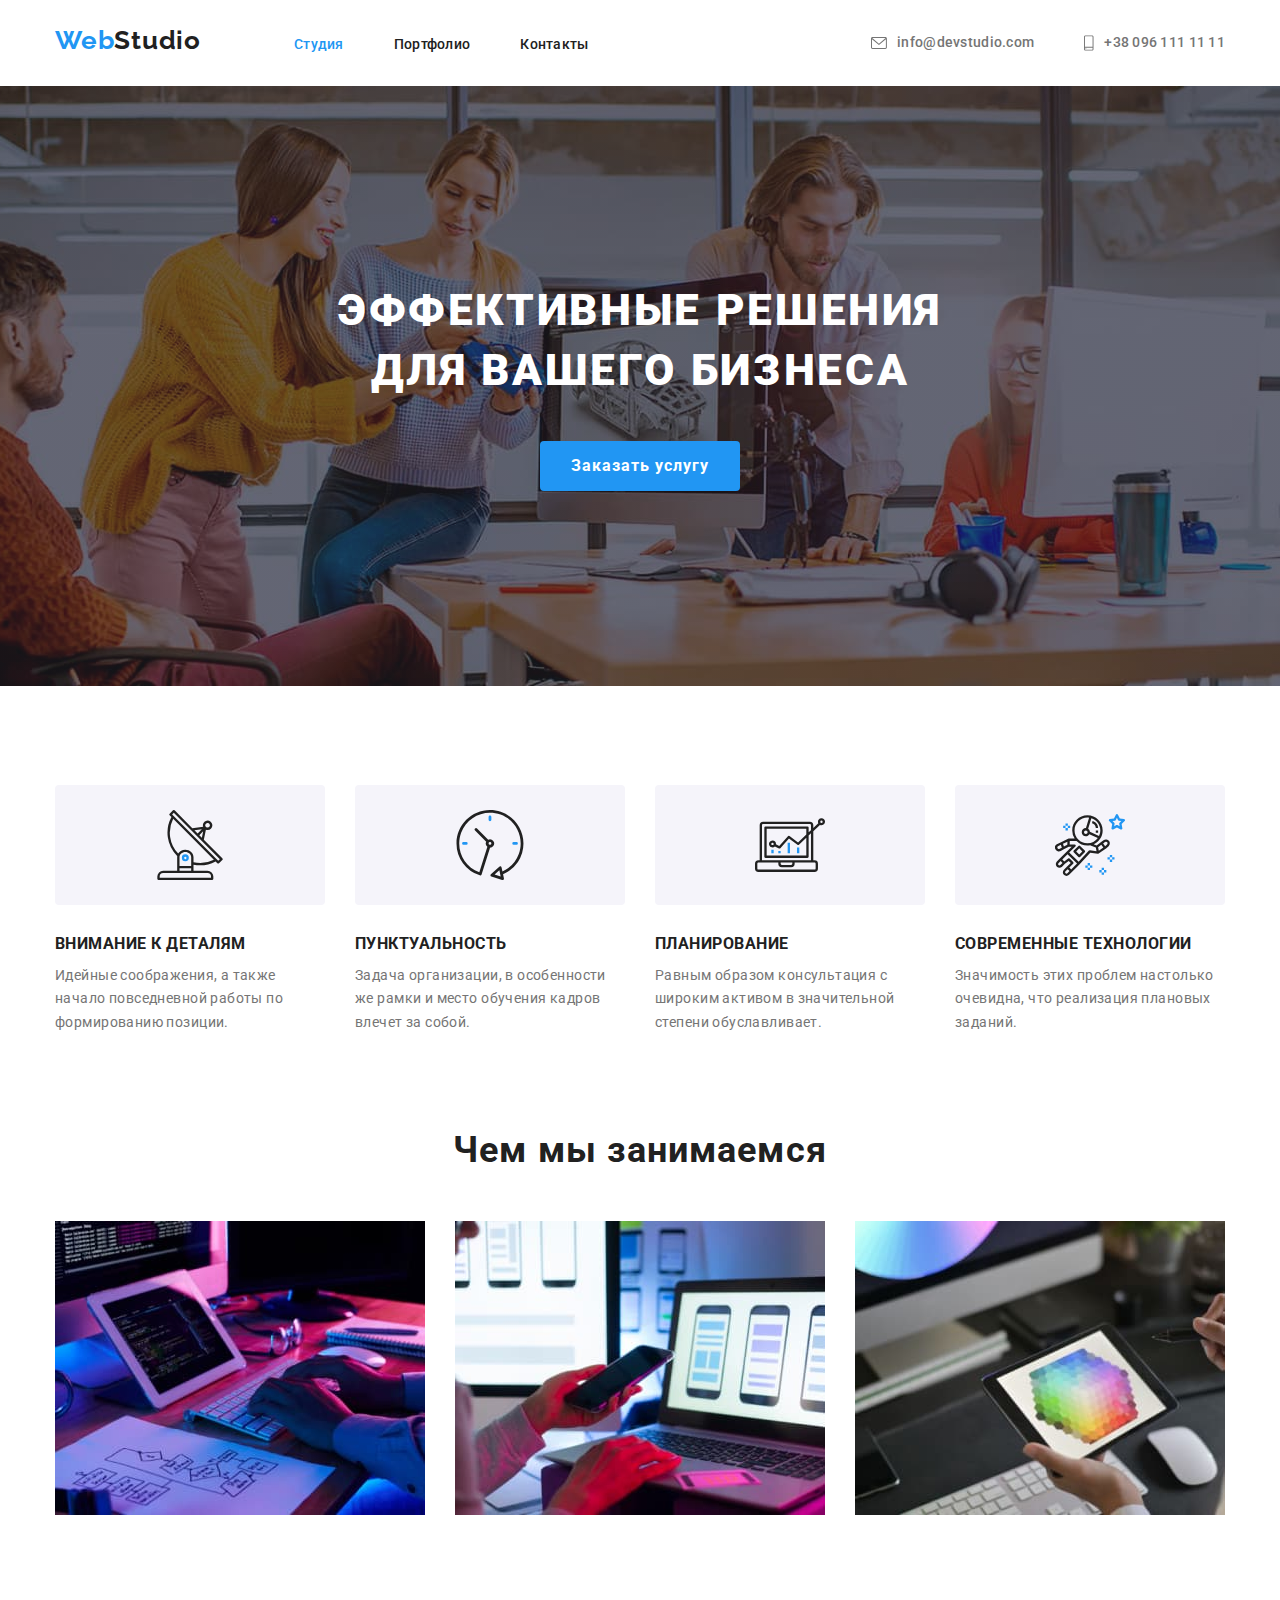
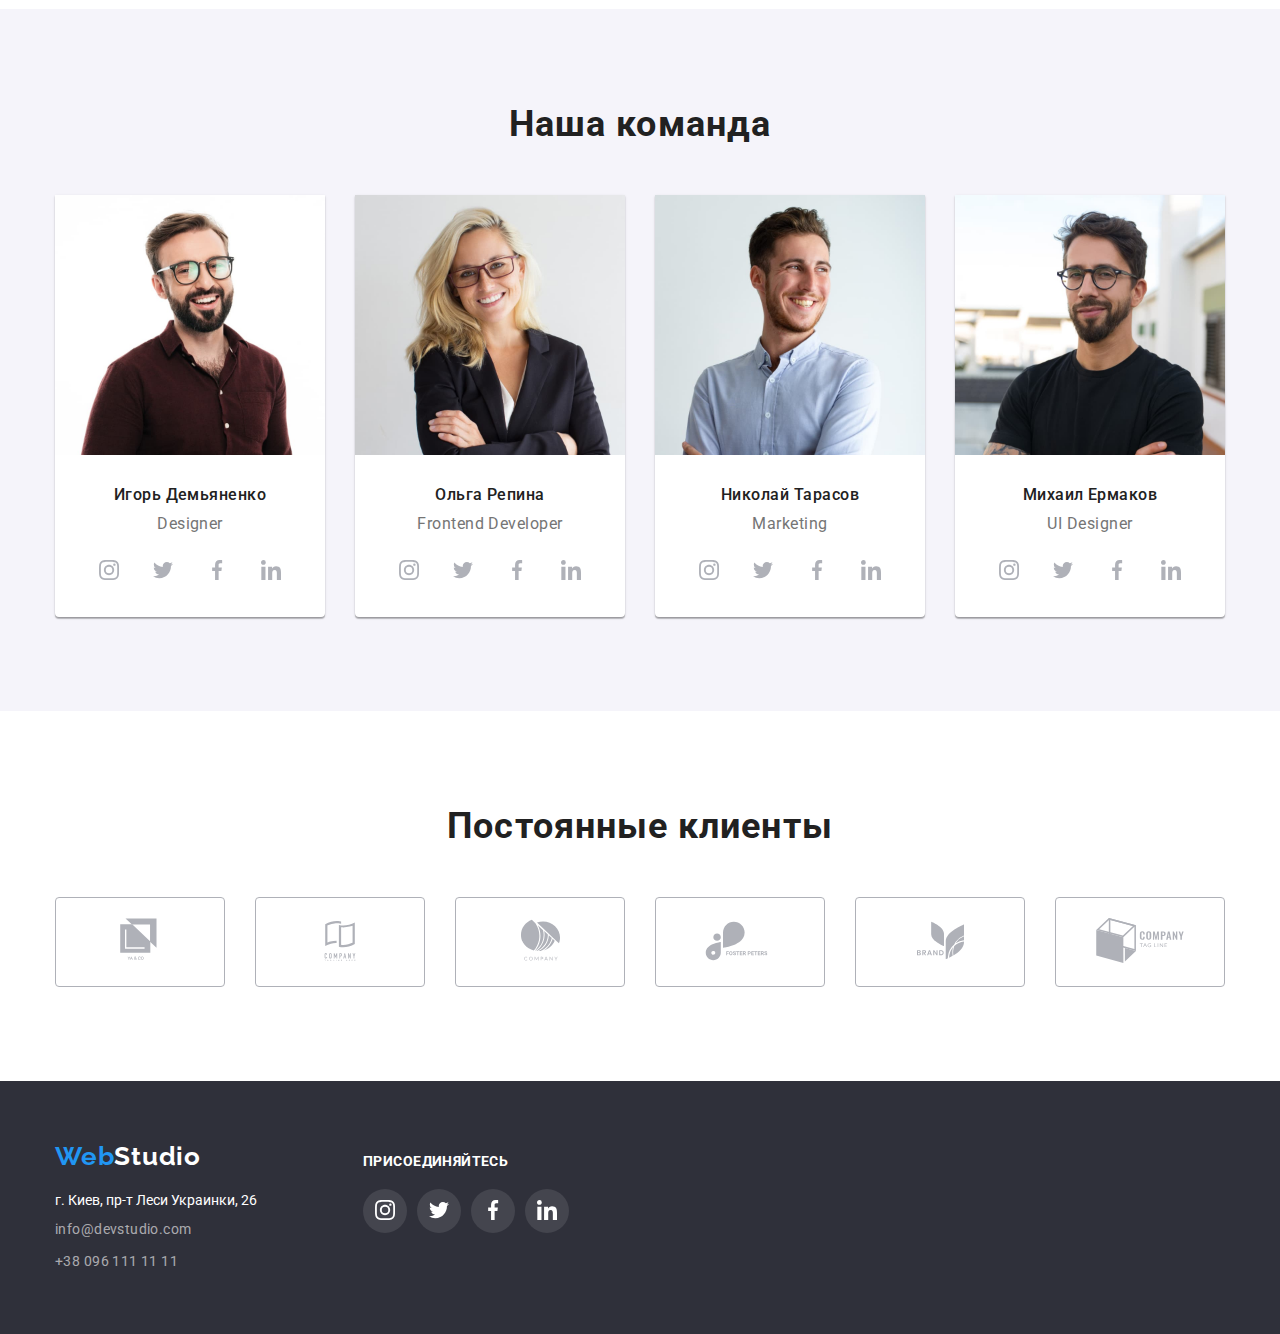
<file: index.html>
<!DOCTYPE html>
<html lang="ru">
<head>
    <meta charset="UTF-8">
    <meta name="viewport" content="width=device-width, initial-scale=1.0">
    <title>Document</title>
    <link href="https://fonts.googleapis.com/css2?family=Raleway:wght@700&family=Roboto:wght@400;500;700;900&display=swap" rel="stylesheet"> 
    <link href="https://cdnjs.cloudflare.com/ajax/libs/modern-normalize/1.0.0/modern-normalize.min.css" rel="stylesheet">
    <link href="./css/styles.css" rel="stylesheet">
</head>
<body>
    <header> 
        <div class="head-container">
            <a href="./index.html" class="logo"><span class="accent">Web</span>Studio</a>
            <nav class="site-nav">
                <ul class="nav-list">
                    <li class="nav-item"><a href="./index.html" class="site-nav-link first">Студия</a></li>
                    <li class="nav-item"><a href="./portfolio.html" class="site-nav-link">Портфолио</a></li>
                    <li class="nav-item"><a href="" class="site-nav-link">Контакты</a></li>
                </ul>
            </nav>
            <ul class="contact-list">
                <li class="contact-item"><a href="mailto:info@devstudio.com" class="contact">
                    <svg class="icon-contact envelope">
                        <use href="./image/sprite.svg#icon-envelope"></use>
                    </svg>
                    info@devstudio.com</a></li>
                <li class="contact-item"><a href="tel:+380961111111" class="contact">
                    <svg class="icon-contact phone">
                        <use href="./image/sprite.svg#icon-smartphone"></use>
                    </svg>
                    +38 096 111 11 11</a></li>
            </ul>
        </div>
    </header>
    <section class="hero">
        <div class="banner">
            <h1 class="banner-title">Эффективные решения<br>для вашего бизнеса</h1>
            <button type="button" class="banner-button">Заказать услугу</button>
        </div>
    </section>
    <section class="values-section">
        <div class="container"> 
            <h2 class="section-title hide visually-hidden">Наши ценности</h2>
            <!--потом этот заголовок будет скрыт-->
            <ul class="values">
                <li class="values-item">
                    <div class="values-img">
                        <svg class="values-icon">
                            <use href="./image/sprite.svg#icon-antenna"></use>
                        </svg>
                    </div>
                    <h3 class="values-title">Внимание к деталям</h3>
                    <p class="values-descr">Идейные соображения, а также начало повседневной работы по формированию позиции.</p>
                </li>
                <li class="values-item">
                    <div class="values-img">
                        <svg class="values-icon">
                            <use href="./image/sprite.svg#icon-clock"></use>
                        </svg>
                    </div>
                    <h3 class="values-title">Пунктуальность</h3>
                    <p class="values-descr">Задача организации, в особенности же рамки и место обучения кадров влечет за собой.</p>
                </li>
                <li class="values-item">
                    <div class="values-img">
                        <svg class="values-icon">
                            <use href="./image/sprite.svg#icon-diagram"></use>
                        </svg>
                    </div>
                    <h3 class="values-title">Планирование</h3>
                    <p class="values-descr">Равным образом консультация с широким активом в значительной степени обуславливает.</p>
                </li>
                <li class="values-item">
                    <div class="values-img">
                        <svg class="values-icon">
                            <use href="./image/sprite.svg#icon-astronaut"></use>
                        </svg>
                    </div>
                    <h3 class="values-title">Современные технологии</h3>
                    <p class="values-descr">Значимость этих проблем настолько очевидна, что реализация плановых заданий.</p>
                </li>
            </ul>
        </div>
    </section>
    <section class="section">
       <div class="container">
            <h2 class="section-title">Чем мы занимаемся</h2>
            <ul class="examples">
                <li><img src="./image/img_1.jpg" alt="Компьютерное приложение" width="370" height="294"></li>
                <li><img src="./image/img_2.jpg" alt="Приложение для смартфона" width="370" height="294"></li>
                <li><img src="./image/img_3.jpg" alt="Приложение для планшета" width="370" height="294"></li>
            </ul>
       </div>
    </section>
    <section class="section stuff">
        <div class="container">
            <h2 class="section-title">Наша команда</h2>
            <ul class="team">
                <li>
                    <img src="./image/img_pr_designer.jpg" alt="Фото Игоря Демьяненко" width="270" height="260">
                    <h3 class="team-member">Игорь Демьяненко</h3>
                    <p lang="en" class="team-member-position">Designer</p> 
                    <ul class="social-net">
                        <li class="social-link">
                            <a href="https://www.instagram.com/" target="_blank">
                                <svg class="social-link-icon instagram">
                                        <use href="./image/sprite.svg#icon-instagram"></use>
                                </svg>
                            </a>
                        </li>
                        <li class="social-link">
                            <a href="https://twitter.com/" target="_blank">
                                <svg class="social-link-icon">
                                        <use href="./image/sprite.svg#icon-twitter"></use>
                                </svg>
                            </a>
                        </li>
                        <li class="social-link">
                            <a href="https://www.facebook.com/" target="_blank">
                                <svg class="social-link-icon">
                                        <use href="./image/sprite.svg#icon-facebook"></use>
                                </svg>
                            </a>
                        </li>
                        <li class="social-link">
                            <a href="https://www.linkedin.com/" target="_blank">
                                <svg class="social-link-icon">
                                        <use href="./image/sprite.svg#icon-linkedin"></use>
                                </svg>
                            </a>
                        </li>
                    </ul>
                </li>
                <li>
                    <img src="./image/img_developer.jpg" alt="Фото Ольги Репиной" width="270" height="260">
                    <h3 class="team-member">Ольга Репина</h3>
                    <p lang="en" class="team-member-position">Frontend Developer</p>
                    <ul class="social-net">
                        <li class="social-link">
                            <a href="https://www.instagram.com/" target="_blank">
                                <svg class="social-link-icon instagram">
                                        <use href="./image/sprite.svg#icon-instagram"></use>
                                </svg>
                            </a>
                        </li>
                        <li class="social-link">
                            <a href="https://twitter.com/" target="_blank">
                                <svg class="social-link-icon">
                                        <use href="./image/sprite.svg#icon-twitter"></use>
                                </svg>
                            </a>
                        </li>
                        <li class="social-link">
                            <a href="https://www.facebook.com/" target="_blank">
                                <svg class="social-link-icon">
                                        <use href="./image/sprite.svg#icon-facebook"></use>
                                </svg>
                            </a>
                        </li>
                        <li class="social-link">
                            <a href="https://www.linkedin.com/" target="_blank">
                                <svg class="social-link-icon">
                                        <use href="./image/sprite.svg#icon-linkedin"></use>
                                </svg>
                            </a>
                        </li>
                    </ul>
                </li>
                <li>
                    <img src="./image/img_marketing.jpg" alt="Фото Николая Тарасова" width="270" height="260">
                    <h3 class="team-member">Николай Тарасов</h3>
                    <p lang="en" class="team-member-position">Marketing</p>
                    <ul class="social-net">
                        <li class="social-link">
                            <a href="https://www.instagram.com/" target="_blank">
                                <svg class="social-link-icon instagram">
                                        <use href="./image/sprite.svg#icon-instagram"></use>
                                </svg>
                            </a>
                        </li>
                        <li class="social-link">
                            <a href="https://twitter.com/" target="_blank">
                                <svg class="social-link-icon">
                                        <use href="./image/sprite.svg#icon-twitter"></use>
                                </svg>
                            </a>
                        </li>
                        <li class="social-link">
                            <a href="https://www.facebook.com/" target="_blank">
                                <svg class="social-link-icon">
                                        <use href="./image/sprite.svg#icon-facebook"></use>
                                </svg>
                            </a>
                        </li>
                        <li class="social-link">
                            <a href="https://www.linkedin.com/" target="_blank">
                                <svg class="social-link-icon">
                                        <use href="./image/sprite.svg#icon-linkedin"></use>
                                </svg>
                            </a>
                        </li>
                    </ul>
                </li>
                <li>
                    <img src="./image/img_ui_designer.jpg" alt="Фото Михаила Ермакова" width="270" height="260">
                    <h3 class="team-member">Михаил Ермаков</h3>
                    <p lang="en" class="team-member-position">UI Designer</p>
                    <ul class="social-net">
                        <li class="social-link">
                            <a href="https://www.instagram.com/" target="_blank">
                                <svg class="social-link-icon instagram">
                                        <use href="./image/sprite.svg#icon-instagram"></use>
                                </svg>
                            </a>
                        </li>
                        <li class="social-link">
                            <a href="https://twitter.com/" target="_blank">
                                <svg class="social-link-icon">
                                        <use href="./image/sprite.svg#icon-twitter"></use>
                                </svg>
                            </a>
                        </li>
                        <li class="social-link">
                            <a href="https://www.facebook.com/" target="_blank">
                                <svg class="social-link-icon">
                                        <use href="./image/sprite.svg#icon-facebook"></use>
                                </svg>
                            </a>
                        </li>
                        <li class="social-link">
                            <a href="https://www.linkedin.com/" target="_blank">
                                <svg class="social-link-icon">
                                        <use href="./image/sprite.svg#icon-linkedin"></use>
                                </svg>
                            </a>
                        </li>
                    </ul>
                </li>
            </ul>
        </div>
    </section>
    <section class="section">
        <div class="container">
            <h2 class="section-title">Постоянные клиенты</h2>
            <ul class="client-list">
                <li class="client-item">
                    <a href="" target="_blank">
                        <svg class="client logo-1">
                            <use href="./image/sprite.svg#icon-logo-1"></use>
                        </svg>
                    </a>
                </li>
                <li class="client-item">
                    <a href="" target="_blank">
                        <svg class="client logo-2">
                            <use href="./image/sprite.svg#icon-logo-2"></use>
                        </svg>
                    </a>
                </li>
                <li class="client-item">
                    <a href="" target="_blank">
                        <svg class="client logo-3">
                            <use href="./image/sprite.svg#icon-logo-3"></use>
                        </svg>
                    </a>
                </li>
                <li class="client-item">
                    <a href="" target="_blank">
                        <svg class="client logo-4">
                            <use href="./image/sprite.svg#icon-logo-4"></use>
                        </svg>
                    </a>
                </li>
                <li class="client-item">
                    <a href="" target="_blank">
                        <svg class="client logo-5">
                            <use href="./image/sprite.svg#icon-logo-5"></use>
                        </svg>
                    </a>
                </li>
                <li class="client-item">
                    <a href="" target="_blank">
                        <svg class="client logo-6">
                            <use href="./image/sprite.svg#icon-logo-6"></use>
                        </svg>
                    </a>
                </li>
            </ul>
       </div>
    </section>
    <footer>
        <div class="container">
         <div class="impressum-block">
            <a href="./index.html" class="logo under"><span class="accent ">Web</span>Studio</a>
            <address>
                <ul class="impressum">
                    <li>г. Киев, пр-т Леси Украинки, 26</li>
                    <li><a href="mailto:info@devstudio.com" class="under-contact">info@devstudio.com</a></li>
                    <li><a href="tel:+380961111111" class="under-contact">+38 096 111 11 11</a></li>
                </ul>
            </address>
         </div>
         <div class="social-net-block">
            <p class="join">Присоединяйтесь</p>
            <ul class="corporate-social-net">
                <li class="corporate social-link">
                    <a href="https://www.instagram.com/" target="_blank">
                        <svg class="corporate social-link-icon">
                                <use href="./image/sprite.svg#icon-instagram"></use>
                        </svg>
                    </a>
                </li>
                <li class="social-link">
                    <a href="https://twitter.com/" target="_blank">
                        <svg class="social-link-icon">
                                <use href="./image/sprite.svg#icon-twitter"></use>
                        </svg>
                    </a>
                </li>
                <li class="social-link">
                    <a href="https://www.facebook.com/" target="_blank">
                        <svg class="social-link-icon">
                                <use href="./image/sprite.svg#icon-facebook"></use>
                        </svg>
                    </a>
                </li>
                <li class="social-link">
                    <a href="https://www.linkedin.com/" target="_blank">
                        <svg class="social-link-icon">
                                <use href="./image/sprite.svg#icon-linkedin"></use>
                        </svg>
                    </a>
                </li>
            </ul>
         </div>
        </div>
    </footer>
</body>
</html>
</file>
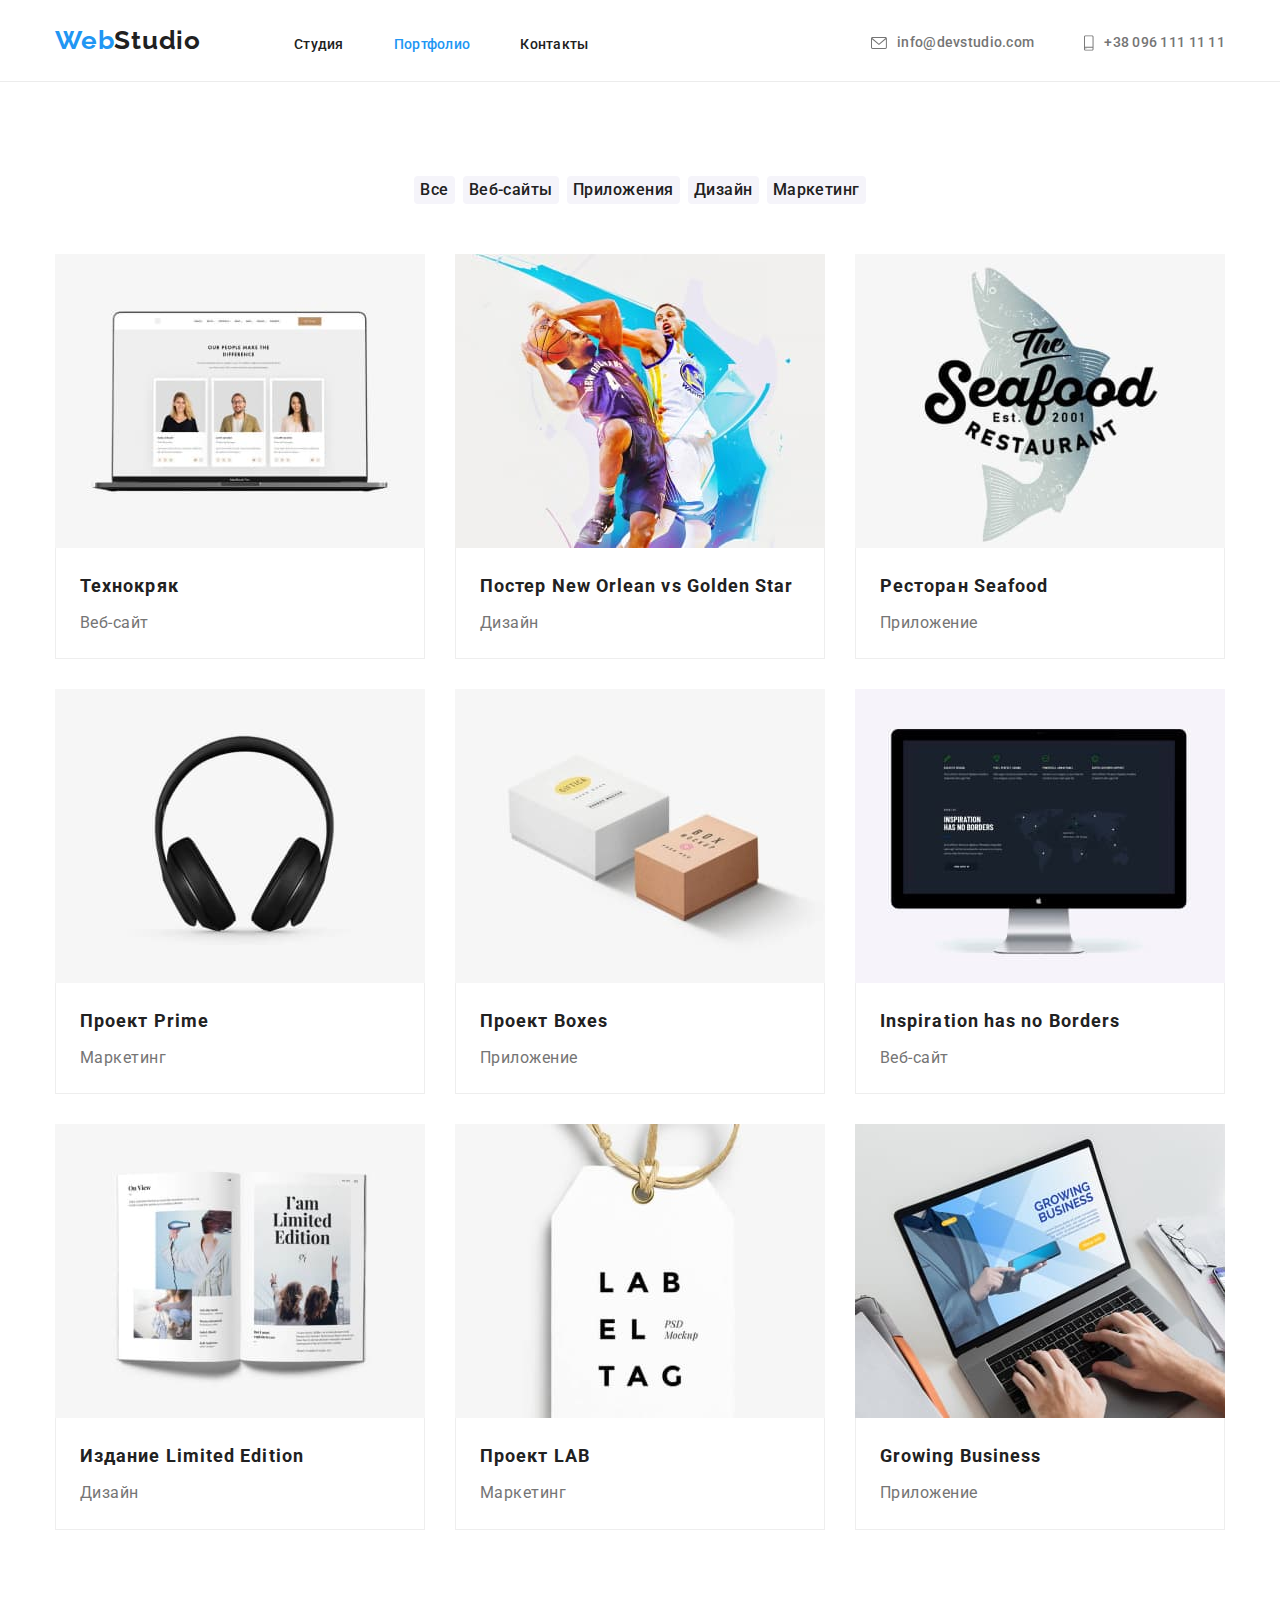
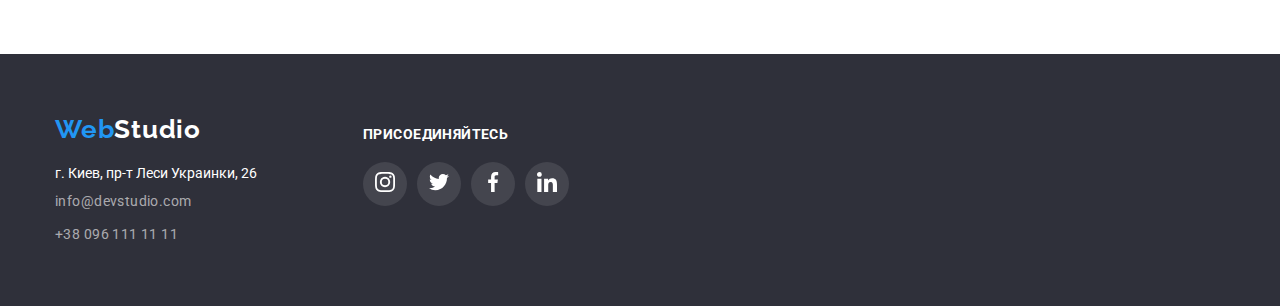
<file: portfolio.html>
<!DOCTYPE html>
<html lang="ru">
<head>
    <meta charset="UTF-8">
    <meta name="viewport" content="width=device-width, initial-scale=1.0">
    <title>Portfolio</title>
    <link href="https://fonts.googleapis.com/css2?family=Raleway:wght@700&family=Roboto:wght@400;500;700;900&display=swap" rel="stylesheet"> 
    <link href="https://cdnjs.cloudflare.com/ajax/libs/modern-normalize/1.0.0/modern-normalize.min.css" rel="stylesheet">
    <link href="./css/styles.css" rel="stylesheet">
</head>
<body>
    <header class="portfolio-header"> 
        <div class="head-container">
            <a href="./index.html" class="logo"><span class="accent">Web</span>Studio</a>
            <nav class="site-nav">
                <ul class="nav-list">
                    <li class="nav-item"><a href="./index.html" class="site-nav-link">Студия</a></li>
                    <li class="nav-item"><a href="./portfolio.html" class="site-nav-link first">Портфолио</a></li>
                    <li class="nav-item"><a href="" class="site-nav-link">Контакты</a></li>
                </ul>
            </nav>
            <ul class="contact-list">
                <li class="contact-item"><a href="mailto:info@devstudio.com" class="contact">
                    <svg class="icon-contact envelope">
                        <use href="./image/sprite.svg#icon-envelope"></use>
                    </svg>
                    info@devstudio.com</a></li>
                <li class="contact-item"><a href="tel:+380961111111" class="contact">
                    <svg class="icon-contact phone">
                        <use href="./image/sprite.svg#icon-smartphone"></use>
                    </svg>
                    +38 096 111 11 11</a></li>
            </ul>
        </div>
    </header>
    <main class="section">
       <div class="container">
            <h1 class="section-title visually-hidden">Наши работы</h1>
            <!--потом будет скрыт-->
            <ul class="button-list">
                <li>
                    <button type="button" class="button">Все</button>
                </li>
                <li>
                    <button type="button" class="button">Веб-сайты</button>
                </li>
                <li>
                    <button type="button" class="button">Приложения</button>
                </li>
                <li>
                    <button type="button" class="button">Дизайн</button>
                </li>
                <li>
                    <button type="button" class="button">Маркетинг</button>
                </li>
            </ul>
            <ul class="works">
                <li>
                    <a href="">
                        <img src="./image/teccrack.jpg" alt="Фото веб-сайта" width="370">
                        <div class="photo-descr">
                            <h2 class="works-title">Технокряк</h2>
                            <p class="works-type">Веб-сайт</p>
                        </div>
                    </a>
                </li>
                <li>
                    <a href="">
                        <img src="./image/poster.jpg" alt="Постер к баскетбольному матчу" width="370">
                        <div class="photo-descr">
                            <h2 class="works-title">Постер New Orlean vs Golden Star</h2>
                            <p class="works-type">Дизайн</p>
                        </div>
                    </a>
                </li>
                <li>
                    <a href="">
                        <img src="./image/seafood.jpg" alt="Название ресторана на фоне рыбы" width="370">
                        <div class="photo-descr">
                            <h2 class="works-title">Ресторан Seafood</h2>
                            <p class="works-type">Приложение</p>
                        </div>
                    </a>
                </li>
                <li>
                    <a href="">
                        <img src="./image/earphones.jpg" alt="Фото навушников" width="370">
                        <div class="photo-descr">
                            <h2 class="works-title">Проект Prime</h2>
                            <p class="works-type">Маркетинг</p>
                        </div>
                    </a>
                </li>
                <li>
                    <a href="">
                        <img src="./image/boxes.jpg" alt="Фото двух коробок" width="370">
                        <div class="photo-descr">
                            <h2 class="works-title">Проект Boxes</h2>
                            <p class="works-type">Приложение</p>
                        </div>
                    </a>
                </li>
                <li>
                    <a href="">
                        <img src="./image/no-borders.jpg" alt="Фото монитора" width="370">
                        <div class="photo-descr">
                            <h2 lang="en" class="works-title">Inspiration has no Borders</h2>
                            <p class="works-type">Веб-сайт</p>
                        </div>
                    </a>
                </li>
                <li>
                <a href="">
                    <img src="./image/limited-edit.jpg" alt="Фото книжки" width="370">
                    <div class="photo-descr">
                        <h2 class="works-title">Издание Limited Edition</h2>
                        <p class="works-type">Дизайн</p>
                    </div>
                </a>
                </li>
                <li>
                    <a href="">
                        <img src="./image/lab.jpg" alt="Фото бирки" width="370">
                        <div class="photo-descr">
                            <h2 class="works-title">Проект LAB</h2>
                            <p class="works-type">Маркетинг</p>
                        </div>
                    </a>
                </li>
                <li>
                    <a href="">
                        <img src="./image/growing-business.jpg" alt="Фото ноутбука" width="370">
                        <div class="photo-descr">
                            <h2 lang="en" class="works-title">Growing Business</h2>
                            <p class="works-type">Приложение</p>
                        </div>
                    </a>
                </li>
            </ul>
       </div>
    </main>
    <footer>
        <div class="container">
         <div class="impressum-block">
            <a href="./index.html" class="logo under"><span class="accent ">Web</span>Studio</a>
            <address>
                <ul class="impressum">
                    <li>г. Киев, пр-т Леси Украинки, 26</li>
                    <li><a href="mailto:info@devstudio.com" class="under-contact">info@devstudio.com</a></li>
                    <li><a href="tel:+380961111111" class="under-contact">+38 096 111 11 11</a></li>
                </ul>
            </address>
         </div>
         <div class="social-net-block">
            <p class="join">Присоединяйтесь</p>
            <ul class="corporate-social-net">
                <li class="corporate social-link">
                    <a href="https://www.instagram.com/" target="_blank">
                        <svg class="corporate social-link-icon">
                                <use href="./image/sprite.svg#icon-instagram"></use>
                        </svg>
                    </a>
                </li>
                <li class="social-link">
                    <a href="https://twitter.com/" target="_blank">
                        <svg class="social-link-icon">
                                <use href="./image/sprite.svg#icon-twitter"></use>
                        </svg>
                    </a>
                </li>
                <li class="social-link">
                    <a href="https://www.facebook.com/" target="_blank">
                        <svg class="social-link-icon">
                                <use href="./image/sprite.svg#icon-facebook"></use>
                        </svg>
                    </a>
                </li>
                <li class="social-link">
                    <a href="https://www.linkedin.com/" target="_blank">
                        <svg class="social-link-icon">
                                <use href="./image/sprite.svg#icon-linkedin"></use>
                        </svg>
                    </a>
                </li>
            </ul>
         </div>
        </div>
    </footer>
</body>
</html>
</file>
<file: css/styles.css>
html {
    box-sizing: border-box;
}
*,
*::before,
*::after {
  box-sizing: inherit;  
}
:root{
    --first-color: #FFFFFF;
    --second-color: #212121;
    --third-color: #757575;
    --accent-color: #2196F3;
    --backcolor: #2F303A;
    --svg-pic-color: #AFB1B8;
    
    --space-measure: 0.03em;
}
body{
    font-family: 'Roboto', sans-serif;
    font-size: 14px;
    color: var(--third-color);
}
.list,
.nav-list,
.contact-list,
.values,
.examples,
.team,
.social-net,
.client-list,
.impressum,
.corporate-social-net,
.button-list,
.works {
    margin: 0;
    padding: 0;
    list-style: none;
}
/*a {
    display: inherit;
}*/
/*h1,
h2,
h3,
p {
    padding: 0;
    margin: 0;
}*/
img {
    display: block;
}
/*header {
    padding-top: 25px;
    padding-bottom: 25px;
}*/
.banner-title,
.section-title,
.values-title,
.values-descr,
.team-member,
.team-member-position,
.join,
.works-title,
.works-type {
    padding: 0;
    margin: 0;
}
.head-container,
.banner,
.container {
    width: 1200px;
    padding-right: 15px;
    padding-left: 15px;
    margin-right: auto;
    margin-left: auto;
}
.portfolio-header {
    border-bottom: 1px solid #ECECEC;;
}
.head-container {
    padding-top: 25px;
    padding-bottom: 25px;

    display: flex;
    align-items: baseline;

}
.logo{
    color: var(--second-color);

    text-decoration: none;
    font-family: 'Raleway', sans-serif;
    font-weight: 700;
    font-size: 26px;
    line-height: 1.2;
    letter-spacing: var(--space-measure);

    margin-right: 93px;
}
.accent{
    color: var(--accent-color);
}
.nav-list,
.contact-list {
    display: flex;
}
.nav-item:not(:last-child),
.contact-item:not(:last-child) {
    margin-right: 50px;
}
.contact-list{
    margin-left:auto;
}
.site-nav-link{
    color: var(--second-color);

    text-decoration: none;
    font-weight: 500;
    line-height: 1.14;
    letter-spacing: 0.02em;
}
/*first для тукущей страницы*/
.first,
.site-nav-link:hover,
.site-nav-link:focus,
.contact:hover,
.contact:focus,
.under-contact:hover,
.under-contact:focus {
    color: var(--accent-color);
    cursor: pointer;
}
.contact:hover .icon-contact,
.contact:focus .icon-contact {
    fill: var(--accent-color);
}

.contact{
    display: flex;
    align-items: center;

    color: var(--third-color);

    font-style: normal;
    font-size: 14px;
    font-weight: 500;
    line-height: 1.14;
    letter-spacing: 0.02em;
    text-decoration: none;
}
.icon-contact {
    margin-right: 10px;

    fill: var(--third-color);
}
.envelope {
    width: 16px;
    height: 12px;
}
.phone {
    width: 10px;
    height: 16px;
}
.hero {
    /*background-image: linear-gradient(to center, rgba(47, 48, 58, 0.658), rgba(47, 48, 58, 0.4));*/
    background-image: linear-gradient(to right, rgba(47, 48, 58, 0.4), rgba(47, 48, 58, 0.4)), url(../image/banner.jpg);
    /*background-image: linear-gradient(to right, rgba(47, 48, 58, 0.4), rgba(47, 48, 58, 0.4));*/
    background-repeat: no-repeat;
    background-position: center;
    background-size: 1600px 600px;

    padding-top: 200px;
    padding-bottom: 200px;
}
.banner{
    display: flex;
    flex-direction: column;
    justify-content: center;
    align-items: center;
}
.banner-title{
    color: var(--first-color);

    font-weight: 900;
    font-size: 44px;
    line-height: 1.36; 

    text-transform: uppercase;
    text-align: center;
    white-space: pre;
    letter-spacing: 0.06em;

    margin-bottom: 40px;
}
.banner-button{
    display: inline-block;

    background-color: var(--accent-color);
    width: 200px;
    height: 50px;

    border: transparent;
    border-radius: 4px;

    color: var(--first-color);
    font-weight: 700;
    font-size: 16px;
    line-height: 1.88;
    text-align: center;
    letter-spacing: 0.06em;
}
.visually-hidden {
    position: absolute !important;
    clip: rect(1px, 1px, 1px, 1px);
    clip: rect(1px, 1px, 1px, 1px);
    padding: 0 !important;
    border: 0 !important;
    height: 1px !important;
    width: 1px !important;
    overflow: hidden;
}
.values-section {
    padding-top: 94px;
}
.section {
    padding-top: 94px;
    padding-bottom: 94px;
}
.section-title{
    color: var(--second-color);

    font-weight: 700;
    font-size: 36px;
    line-height: 1.17;
    text-align: center;
    letter-spacing: var(--space-measure);

    margin-bottom: 50px;
}
.values-img {
    height: 120px;
    display: flex;
    justify-content: center;
    align-items: center;
            
    background-color: #F5F4FA;
    border-radius: 4px;

    margin-bottom: 30px;

}
.values-icon{
    width: 70px;
    height: 70px;
}
/*.clock {
    width:  70px;
    height: 70px;
}
.diagram {
    width: 70px;
    height: 70px;
}
.astronaut{
    width: 70px;
    height: 70px;
}*/
.values {
    display: flex;
    justify-content: space-between;
}
.values-item {
    width: 270px;
}
.values-title{
    color: var(--second-color);

    font-weight: 700;
    line-height: 1.14;
    letter-spacing: var(--space-measure);
    text-transform: uppercase;

    margin-bottom: 10px;
}
.values-descr{
    font-weight: 400;
    line-height: 1.7;

    letter-spacing: var(--space-measure);
}
.examples {
    display: flex;
    justify-content: space-between;
}
.stuff {
    background-color: #F5F4FA;
}
.team>li {
    background-color: var(--first-color);

    padding-bottom: 24px;

    border-radius: 0px 0px 4px 4px;
    
    box-shadow: 0px 1px 3px rgba(0, 0, 0, 0.12), 0px 1px 1px rgba(0, 0, 0, 0.14), 0px 2px 1px rgba(0, 0, 0, 0.2);
}
.team {
    display: flex;
    justify-content: space-between;
}
.team-member{
    color: var(--second-color);

    font-weight: 500;
    font-size: 16px;
    line-height: 1.19;
    
    text-align: center;
    letter-spacing: var(--space-measure);

    padding-top: 30px;
    padding-bottom: 10px;
}
.team-member-position{
    font-weight: 400;
    font-size: 16px;
    line-height: 19px;

    text-align: center;
    letter-spacing: var(--space-measure);

    margin-bottom: 16px;
}
.social-net {
    display: flex;
    justify-content: center;
    align-items: baseline;
}
.social-link{
    display: flex;
    justify-content: center;
    align-items: center;
        
    width: 44px;
    height: 44px;

    border-radius: 50%;
    /*background-color: red;*/
}
.social-link:not(:last-child){
    margin-right: 10px;
}
.social-link-icon {
    width: 20px;
    height: 20px;

    fill: var(--svg-pic-color);
}
.social-link:focus,
.social-link:hover{
    background-color: var(--accent-color);
    cursor: pointer;
}
.social-link:focus .social-link-icon,
.social-link:hover .social-link-icon{
    fill: var(--first-color);
}
.client-list{
    display: flex;
}
.client-item {
    display: flex;
    justify-content: center;
    align-items: center;
    width: 170px;
    height: 90px;

    border-radius: 4px;
    border: 1px solid var(--svg-pic-color);
}
.client-item:not(:last-child){
    margin-right: 30px;
}
.client {
    fill: var(--svg-pic-color);
}
.logo-1 {
    width: 44.27px;
    height: 49.23px;
}
.logo-2 {
    width: 40px;
    height: 52px;
}
.logo-3 {
    width: 41px;
    height: 42.6px;
}
.logo-4 {
    width: 79.66px;
    height: 40.02px;
}
.logo-5 {
    width: 59px;
    height: 47px;
}
.logo-6 {
    width: 88.5px;
    height: 45.44px;
}
.client-item:hover,
.client-item:focus{
    border: 1px solid var(--accent-color);
}
.client-item:hover .client,
.client-item:focus .client{
    fill: var(--accent-color);
}
footer{
    background-color: var(--backcolor);

    padding-top: 60px;
    padding-bottom: 60px;
}
footer .container {
    display: flex;
}
.under{
    color: var(--first-color);
}
.impressum {
    color: var(--first-color);
    font-style: normal;

    display: block;
    padding-top: 20px;
}
.impressum li:not(:last-child) {
    margin-bottom: 9px;
}
.under-contact{
    color: rgba(100%, 100%, 100%, 60%);
    
    font-weight: 400;
    line-height: 1.7;

    text-decoration: none;
    letter-spacing: var(--space-measure);
}
.social-net-block {
    width: 206px;
    
    margin-left: 69px;
}
.corporate-social-net {
    display: flex;
    justify-content: flex-start;
}
.join {
    font-family: Roboto;
    font-weight: 700;
    line-height: 16px;
    letter-spacing: 0.03em;
    text-transform: uppercase;

    color: var(--first-color);

    margin-bottom: 20px;
    padding-top: 12px;
}
.corporate-social-net .social-link{
    display: flex;
    background-color: rgba(255, 255, 255, 0.1);
}
.corporate-social-net .social-link:hover,
.corporate-social-net .social-link:focus {
    background-color: var(--accent-color);
}
.corporate-social-net .social-link-icon {
    fill: var(--first-color);
}
.button{
    background-color: #F5F4FA;

    color: var(--second-color);

    font-weight: 500;
    font-size: 16px;
    line-height: 1.63;

    text-align: center;
    letter-spacing: var(--space-measure);

    border-radius: 4px;
    border: transparent;

}
.button:hover,
.button:focus{
    background-color: var(--accent-color);

    color: var(--first-color);
    cursor: pointer;
}
.button-list {
    display: flex;
    justify-content: center;

    /*padding-right: 295px;
    padding-left: 295px;*/
    margin-bottom: 50px;
}
.button-list li:not(:last-child) {
    margin-right: 8px;
}
.works {
    display: flex;
    flex-wrap: wrap;
    justify-content: space-between;
    
}
.works li {
    width: calc(100%/3-20px);

    /*background-color: teal;*/
    margin-bottom: 30px;
}
.works>li:hover,
.works>li:focus {
    box-shadow: 0px 1px 1px rgba(0, 0, 0, 0.12), 0px 4px 4px rgba(0, 0, 0, 0.06), 1px 4px 6px rgba(0, 0, 0, 0.16);
    cursor: pointer;
}
.photo-descr {
    border: 1px solid #EEEEEE;
    border-top: 0px solid transparent;
    
}
.works li:nth-child(-n+3) {
    margin-bottom: 30px;
}
.works a{
    text-decoration: none;
}
.works-title{
    color: var(--second-color);

    font-weight: 700;
    font-size: 18px;
    line-height: 2.0;
    
    letter-spacing: 0.06em;

    padding-top: 20px;
    margin-top: 0;
    margin-bottom: 4px;
    padding-left: 24px
}
.works-type{
    color: var(--third-color);

    font-weight: 400;
    font-size: 16px;
    line-height: 1.88;
    
    letter-spacing: var(--space-measure);

    margin-top: 0;
    padding-bottom: 20px;
    padding-left: 24px;
}
</file>
